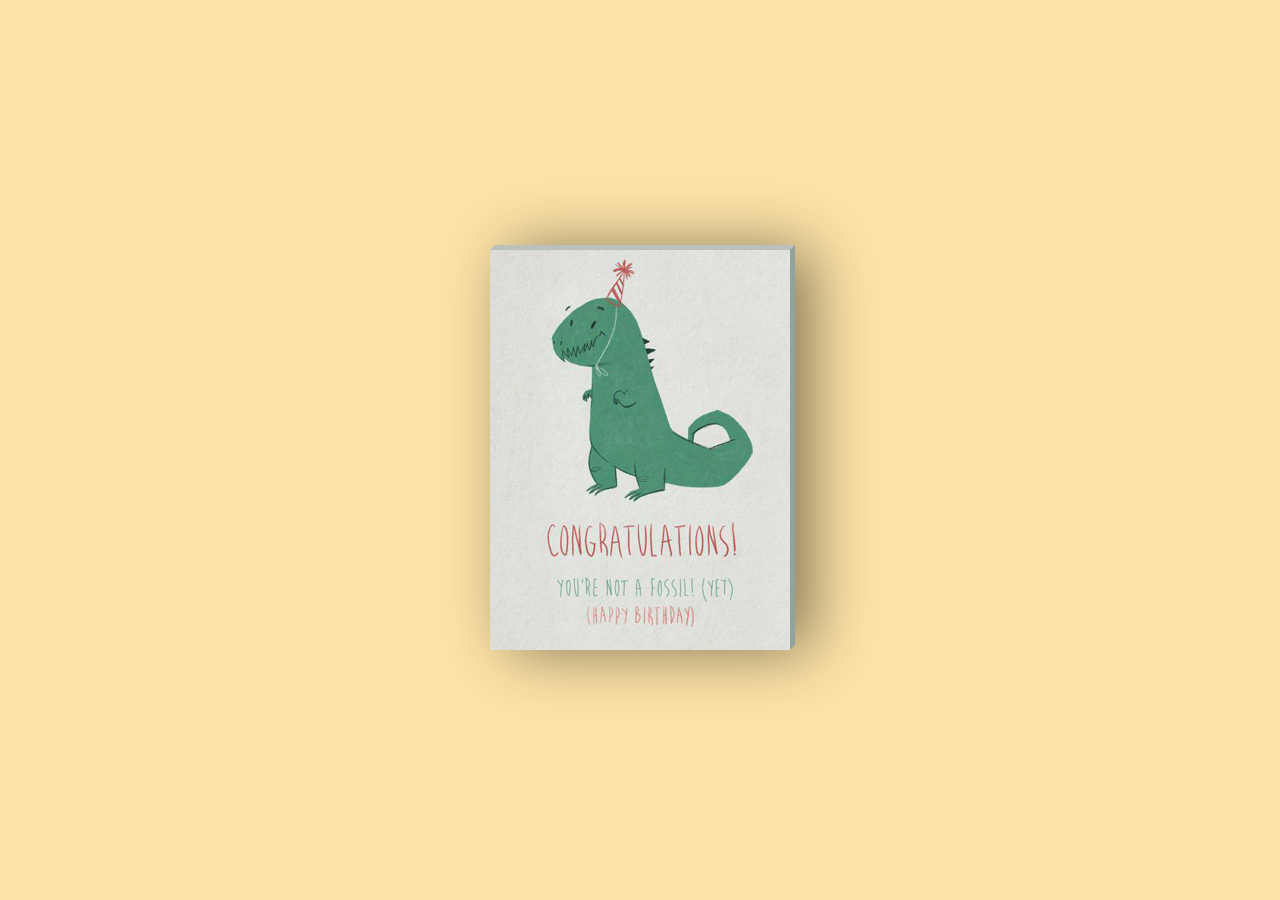
<file: index.html>
<!DOCTYPE html>
<html lang="en">

  <head>
    <meta charset="UTF-8">
    <title>Happy Birthday to you!</title>
    <link href="https://fonts.googleapis.com/css?family=Indie+Flower" rel="stylesheet">
    <link href="https://fonts.googleapis.com/css?family=Amatic+SC" rel="stylesheet">
    <link href="https://fonts.googleapis.com/css2?family=Zhi+Mang+Xing&display=swap" rel="stylesheet">
    <link rel="stylesheet" href="./style.css">

  </head>
    
  <body>
  <div class="card">
		<div class="imgBox">
			<div class="bark"></div>
			<img src="./image/image.png">
		</div>
		<div class="details">
			<h4 class="color1">祝你生日快乐！</h4>
            <h4 class="color2 margin">身体健康，万事如意</h3>
                <p>嘿 老铁</p>
                <p>想起这些年…</p>
                <p>你总困在自己的琐事里 步履匆匆，</p>
                <p>我循环的歌单 你从来只当耳旁风，</p>
                <p>我拍着胸脯安利的电影你偏要拆台起哄，</p>
                <p>可偏偏岁月里，</p>
                <p>你却仍把我护在身后，</p>
                <p>做我失意时能靠的肩 得意时敢损的同谋。</p>
                <p>这份“互怼不散”的情分，到底怎么懂？ </p>
                <p>生日快乐 我最佳损友</p>
                <!-- <p>How do you pull that off? 😂</p> -->
                <p class="text-right">往后还得一起拌嘴 一起疯！</p>
                <p class="text-right">♥你爹</p>
		</div>
	</div>
    <div class="click-hint">点击继续 →</div>
    <script  src="./script.js"></script>

  </body>
  
</html>
</file>
<file: style.css>
@import url('https://fonts.googleapis.com/css?family=Indie+Flower');
@import url('https://fonts.googleapis.com/css?family=Amatic+SC');
@import url('https://fonts.googleapis.com/css2?family=Zhi+Mang+Xing&display=swap');

body {
	font-family: 'Indie Flower', cursive !important;
  background: #FDE3A7; /*CAPE HONEY*/
	margin: 0px;
	padding: 0px;
}

::selection {
	background: transparent;
}

h4 {
	font-size: 26px;
	line-height: 1px;
	font-family: 'Amatic SC', cursive !important;
}

.color1{color:#1BBC9B}/*MOUNTAIN MEADOW*/
.color2{color:#C0392B/*TALL POPPY*/}


.card {
	color: #013243; /*SHERPA BLUE*/
	position: absolute;
	top: 50%;
	left: 50%;
	width: 300px;
	height: 400px;
	background: #e0e1dc;
	transform-style: preserve-3d;
	transform: translate(-50%,-50%) perspective(2000px);
	box-shadow: inset 300px 0 50px rgba(0,0,0,.5), 20px 0 60px rgba(0,0,0,.5);
	transition: 1s;
}

.card:hover {
	transform: translate(-50%,-50%) perspective(2000px) rotate(15deg) scale(1.2);
	box-shadow: inset 20px 0 50px rgba(0,0,0,.5), 0 10px 100px rgba(0,0,0,.5);
}

.card:before {
	content:'';
	position: absolute;
	top: -5px;
	left: 0;
	width: 100%;
	height: 5px;
	background: #BAC1BA;
	transform-origin: bottom;
	transform: skewX(-45deg);
}

.card:after {
	content: '';
	position: absolute;
	top: 0;
	right: -5px;
	width: 5px;
	height: 100%;
	background: #92A29C;
	transform-origin: left;
	transform: skewY(-45deg);
}

.card .imgBox {
	width: 100%;
	height: 100%;
	position: relative;
	transform-origin: left;
	transition: .7s;
}

.card .bark {
	position: absolute;
	background: #e0e1dc;
	width: 100%;
	height: 100%;
	opacity: 0;
	transition: .7s;
}

.card .imgBox img {
	min-width: 250px;
	max-height: 400px;
}

.card .imgBox .birthday-text {
	position: absolute;
	top: 50%;
	left: 50%;
	transform: translate(-50%, -50%);
	font-family: 'Zhi Mang Xing', cursive;
	font-size: 36px;
	color: #FF6B9D;
	text-shadow: 
		2px 2px 4px rgba(0, 0, 0, 0.8),
		-1px -1px 2px rgba(255, 255, 255, 0.5),
		0 0 10px rgba(255, 107, 157, 0.6);
	z-index: 2;
	pointer-events: none;
	font-weight: bold;
	letter-spacing: 3px;
}

.card:hover .imgBox {
	transform: rotateY(-135deg);
}

.card:hover .imgBox .birthday-text {
	opacity: 0;
	transition: opacity 0.3s;
}

.card:hover .bark {
	opacity: 1;
	transition: .6s;
  box-shadow: 300px 200px 100px rgba(0, 0, 0, .4) inset;
}

.card .details {
	position: absolute;
	top: 0;
	left: 0;
	box-sizing: border-box;
	padding: 0 0 0 10px;
	z-index: -1;
	margin-top: 70px;
}

.card .details p {
	font-size: 15px;
	line-height: 5px;
	transform: rotate(-10deg);
	padding: 0 0 0 20px;
	font-family: 'Zhi Mang Xing', 'Indie Flower', cursive !important;
}

.card .details h4 {
	text-align: center;
	font-family: 'Zhi Mang Xing', 'Amatic SC', cursive !important;
}

.text-right {
	text-align: right;
}

.click-hint {
	position: fixed;
	bottom: 30px;
	right: 30px;
	font-family: 'Zhi Mang Xing', 'Indie Flower', cursive;
	font-size: 24px;
	color: #C0392B;
	opacity: 0;
	visibility: hidden;
	transition: opacity 0.5s, visibility 0.5s;
	cursor: pointer;
	animation: bounce 2s infinite;
	text-shadow: 2px 2px 4px rgba(0, 0, 0, 0.3);
	z-index: 1000;
}

@keyframes bounce {
	0%, 20%, 50%, 80%, 100% {
		transform: translateY(0);
	}
	40% {
		transform: translateY(-10px);
	}
	60% {
		transform: translateY(-5px);
	}
}
</file>
